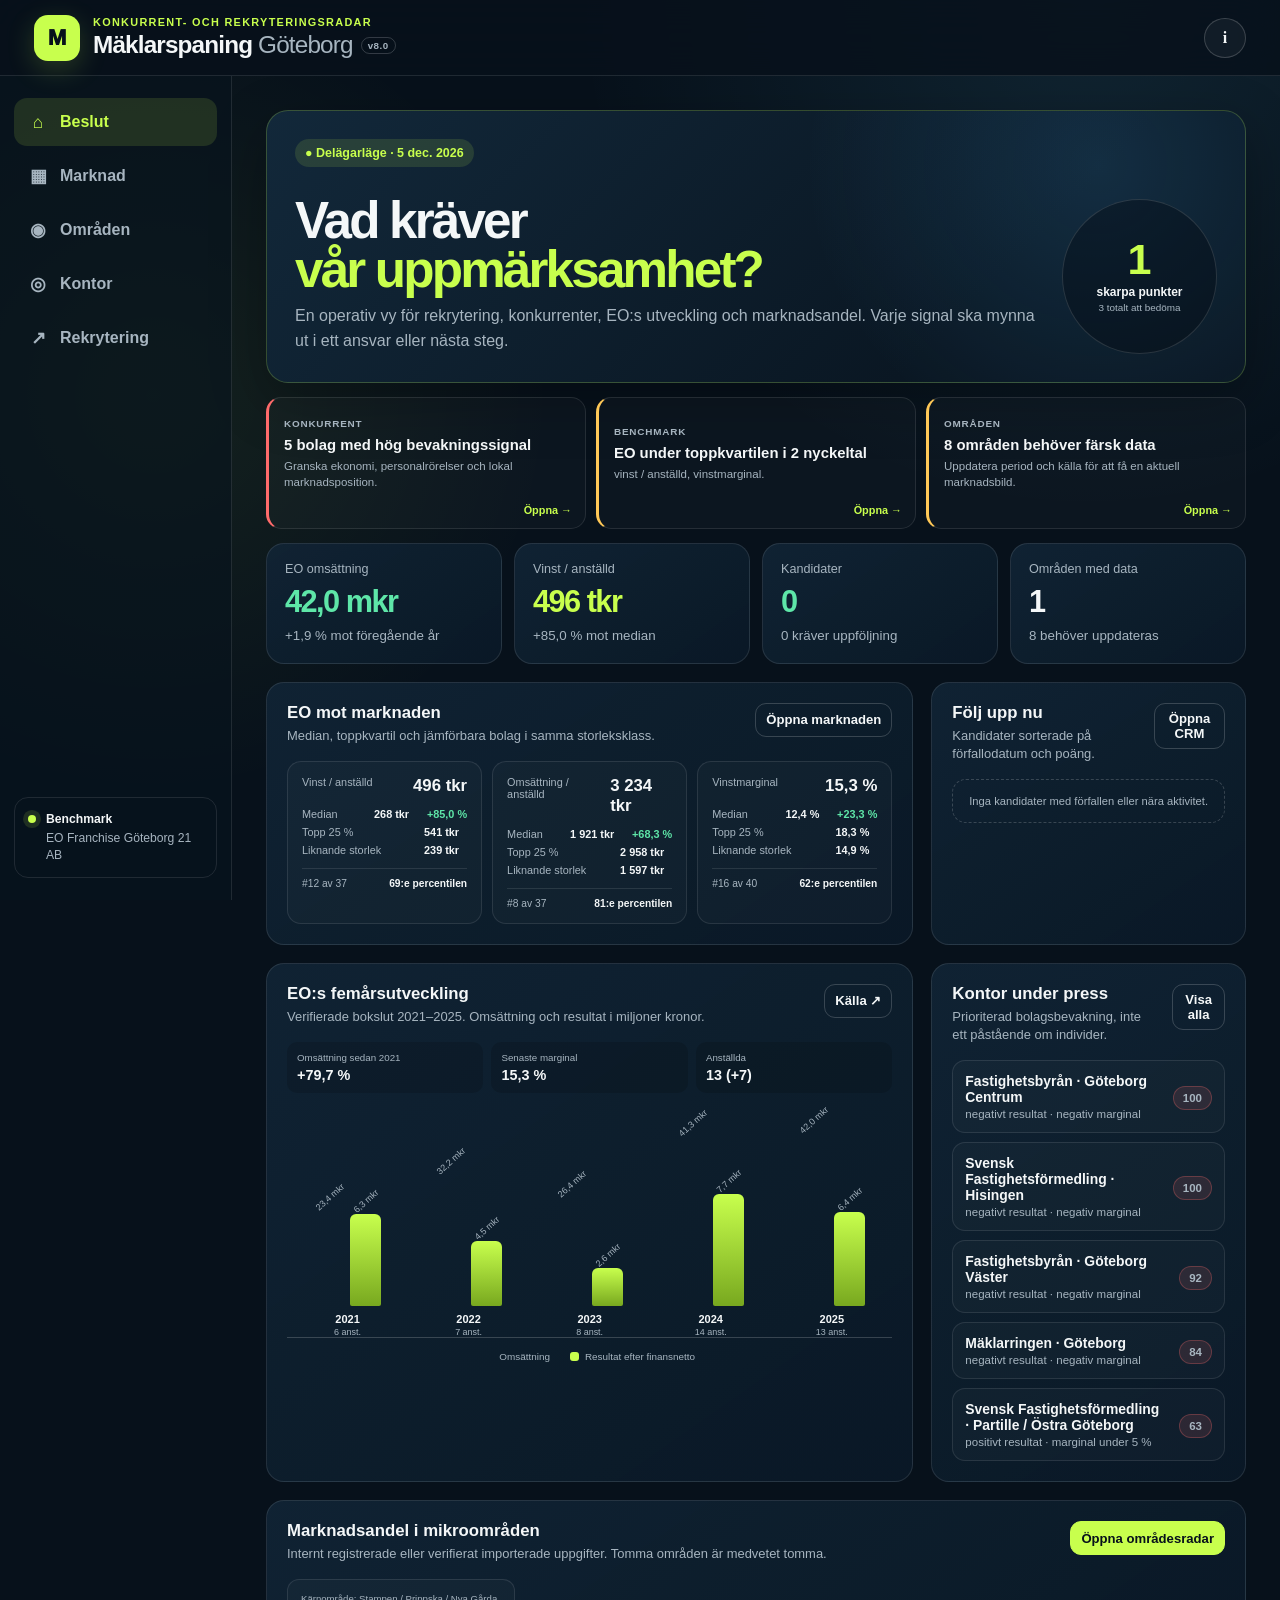
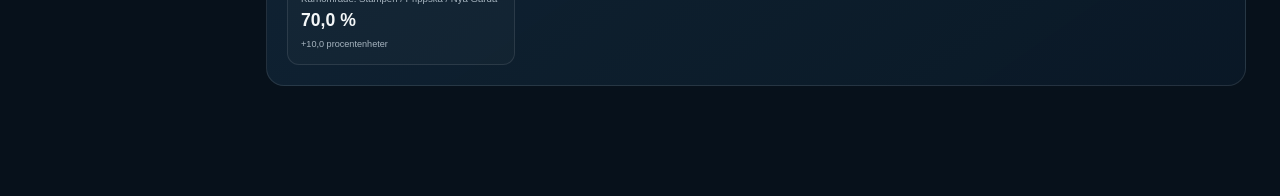
<file: site/index.html>
<!doctype html>
<html lang="sv">
<head>
  <meta charset="utf-8">
  <meta name="viewport" content="width=device-width, initial-scale=1, viewport-fit=cover">
  <meta name="app-version" content="8.0">
  <meta name="theme-color" content="#0b1724">
  <meta name="description" content="Professionell bolags- och rekryteringsspaning för mäklarfirmor i Göteborg, med EO Franchise Göteborg 21 AB som benchmark.">
  <meta name="apple-mobile-web-app-capable" content="yes">
  <meta name="apple-mobile-web-app-status-bar-style" content="black-translucent">
  <meta name="apple-mobile-web-app-title" content="Mäklarspaning">
  <link rel="manifest" href="manifest.webmanifest?v=8.0">
  <link rel="icon" href="favicon.svg" type="image/svg+xml">
  <link rel="apple-touch-icon" href="icons/icon-192.png">
  <link rel="stylesheet" href="styles.css?v=8.0">
  <title>Mäklarspaning Göteborg</title>
</head>
<body>
  <a class="skip-link" href="#main">Hoppa till innehåll</a>
  <div id="offlineBanner" class="offline-banner" hidden>Offline-läge – sparad data visas.</div>

  <header class="topbar">
    <div class="brand-lockup">
      <div class="brand-mark" aria-hidden="true">M</div>
      <div>
        <p class="eyebrow">Konkurrent- och rekryteringsradar</p>
        <div class="title-line"><h1>Mäklarspaning <span>Göteborg</span></h1><span class="version-badge">v8.0</span></div>
      </div>
    </div>
    <div class="top-actions">
      <button id="installButton" class="button button-accent" hidden>Installera app</button>
      <button id="openMethod" class="icon-button" aria-label="Datakvalitet och metod" title="Datakvalitet och metod">i</button>
    </div>
  </header>

  <div class="app-shell">
    <aside class="sidebar" aria-label="Huvudnavigation">
      <nav id="desktopNav" class="nav-list"></nav>
      <div class="sidebar-note">
        <span class="status-dot"></span>
        <div>
          <strong>Benchmark</strong>
          <span>EO Franchise Göteborg 21 AB</span>
        </div>
      </div>
    </aside>

    <main id="main" class="main-content" tabindex="-1">
      <div id="appLoading" class="loading-state">
        <div class="loader"></div>
        <p>Läser in marknadsbilden…</p>
      </div>
      <div id="appError" class="error-state" hidden></div>
      <div id="viewRoot" hidden></div>
    </main>
  </div>

  <nav id="mobileNav" class="mobile-nav" aria-label="Huvudnavigation"></nav>

  <div id="compareDock" class="compare-dock" hidden>
    <div>
      <strong id="compareCount">0 bolag valda</strong>
      <span>Jämför mot EO Göteborg 21</span>
    </div>
    <div class="compare-dock-actions">
      <button id="clearCompare" class="button button-ghost">Rensa</button>
      <button id="openCompare" class="button button-accent">Jämför</button>
    </div>
  </div>

  <dialog id="detailDialog" class="dialog dialog-wide">
    <button class="dialog-close" data-close-dialog aria-label="Stäng">×</button>
    <div id="detailDialogContent"></div>
  </dialog>

  <dialog id="methodDialog" class="dialog dialog-wide">
    <button class="dialog-close" data-close-dialog aria-label="Stäng">×</button>
    <div id="methodDialogContent"></div>
  </dialog>

  <div id="toast" class="toast" role="status" aria-live="polite"></div>

  <noscript>Appen kräver JavaScript för filtrering, jämförelser och lokal rekryteringspipeline.</noscript>
  <script src="app.js?v=8.0" defer></script>
</body>
</html>
</file>
<file: site/styles.css>
:root {
  color-scheme: dark;
  --bg: #07111b;
  --panel: #0d1c2a;
  --panel-2: #122435;
  --panel-3: #172c3f;
  --line: rgba(255,255,255,.10);
  --line-strong: rgba(255,255,255,.18);
  --text: #f4f7f8;
  --muted: #a7b5c0;
  --accent: #c8ff4d;
  --accent-soft: rgba(200,255,77,.12);
  --accent-2: #65d6ff;
  --danger: #ff6b6b;
  --warning: #ffc857;
  --success: #5ee6a8;
  --shadow: 0 18px 55px rgba(0,0,0,.28);
  --radius: 18px;
  --radius-sm: 12px;
  --safe-bottom: env(safe-area-inset-bottom, 0px);
}

* { box-sizing: border-box; }
[hidden] { display: none !important; }
html { scroll-behavior: smooth; }
body {
  margin: 0;
  min-height: 100vh;
  background:
    radial-gradient(circle at 85% 0%, rgba(101,214,255,.10), transparent 32rem),
    radial-gradient(circle at 12% 22%, rgba(200,255,77,.07), transparent 25rem),
    var(--bg);
  color: var(--text);
  font-family: Inter, ui-sans-serif, -apple-system, BlinkMacSystemFont, "Segoe UI", sans-serif;
  -webkit-font-smoothing: antialiased;
}
button, input, select, textarea { font: inherit; }
a { color: inherit; }
button { cursor: pointer; }

.skip-link {
  position: fixed;
  left: 16px;
  top: -100px;
  z-index: 1000;
  background: var(--accent);
  color: #07111b;
  padding: 10px 14px;
  border-radius: 10px;
  font-weight: 800;
}
.skip-link:focus { top: 16px; }

.offline-banner {
  position: sticky;
  top: 0;
  z-index: 60;
  padding: 8px 16px;
  text-align: center;
  color: #1b1605;
  background: var(--warning);
  font-weight: 800;
  font-size: .86rem;
}

.topbar {
  position: sticky;
  top: 0;
  z-index: 50;
  min-height: 76px;
  padding: 13px clamp(16px, 3vw, 34px);
  display: flex;
  align-items: center;
  justify-content: space-between;
  gap: 18px;
  background: rgba(7,17,27,.86);
  border-bottom: 1px solid var(--line);
  backdrop-filter: blur(22px);
  -webkit-backdrop-filter: blur(22px);
}
.brand-lockup { display: flex; align-items: center; gap: 13px; min-width: 0; }
.brand-mark {
  width: 46px; height: 46px; flex: 0 0 auto;
  display: grid; place-items: center;
  color: #07111b; background: var(--accent);
  border-radius: 14px; font-size: 1.4rem; font-weight: 950;
  box-shadow: 0 8px 28px rgba(200,255,77,.18);
}
.eyebrow {
  margin: 0 0 3px;
  color: var(--accent);
  text-transform: uppercase;
  letter-spacing: .12em;
  font-size: .68rem;
  font-weight: 900;
}
h1 { margin: 0; font-size: clamp(1.12rem, 2vw, 1.52rem); letter-spacing: -.035em; white-space: nowrap; overflow: hidden; text-overflow: ellipsis; }
h1 span { color: var(--muted); font-weight: 500; }
.top-actions { display: flex; align-items: center; gap: 9px; }

.app-shell { display: grid; grid-template-columns: 232px minmax(0,1fr); min-height: calc(100vh - 76px); }
.sidebar {
  position: sticky; top: 76px; align-self: start;
  height: calc(100vh - 76px);
  padding: 22px 14px;
  border-right: 1px solid var(--line);
  background: rgba(8,19,30,.58);
  display: flex; flex-direction: column; justify-content: space-between;
}
.nav-list { display: grid; gap: 6px; }
.nav-button {
  width: 100%; border: 0; background: transparent; color: var(--muted);
  min-height: 48px; padding: 11px 13px;
  display: flex; align-items: center; gap: 11px;
  border-radius: 13px; text-align: left; font-weight: 750;
  transition: .18s ease;
}
.nav-button:hover { background: rgba(255,255,255,.055); color: var(--text); }
.nav-button.active { background: var(--accent-soft); color: var(--accent); }
.nav-icon { width: 22px; text-align: center; font-size: 1.1rem; }
.sidebar-note {
  display: flex; gap: 10px; align-items: flex-start;
  padding: 13px; border: 1px solid var(--line); border-radius: 14px;
  color: var(--muted); font-size: .76rem; line-height: 1.4;
}
.sidebar-note strong { color: var(--text); display: block; margin-bottom: 2px; }
.status-dot { width: 8px; height: 8px; flex: 0 0 auto; margin-top: 4px; border-radius: 50%; background: var(--accent); box-shadow: 0 0 0 5px var(--accent-soft); }

.main-content { min-width: 0; padding: clamp(18px, 3vw, 34px); padding-bottom: 110px; }
.view { animation: fadeIn .22s ease; }
@keyframes fadeIn { from { opacity: 0; transform: translateY(4px); } to { opacity: 1; transform: none; } }

.view-header { display: flex; justify-content: space-between; align-items: flex-end; gap: 20px; margin-bottom: 22px; }
.view-header h2 { margin: 0 0 5px; font-size: clamp(1.65rem, 3vw, 2.45rem); letter-spacing: -.05em; }
.view-header p { margin: 0; color: var(--muted); max-width: 780px; line-height: 1.55; }
.view-actions { display: flex; flex-wrap: wrap; gap: 8px; }

.button, .icon-button {
  border: 1px solid var(--line-strong);
  border-radius: 11px;
  min-height: 40px;
  padding: 9px 13px;
  display: inline-flex; align-items: center; justify-content: center; gap: 7px;
  color: var(--text); background: rgba(255,255,255,.045);
  font-weight: 800; text-decoration: none;
  transition: transform .15s ease, background .15s ease, border-color .15s ease;
}
.button:hover, .icon-button:hover { transform: translateY(-1px); background: rgba(255,255,255,.075); border-color: rgba(255,255,255,.3); }
.button-accent { background: var(--accent); color: #07111b; border-color: var(--accent); }
.button-accent:hover { background: #d7ff78; }
.button-ghost { background: transparent; }
.button-danger { color: #ffd0d0; border-color: rgba(255,107,107,.45); }
.button-small { min-height: 34px; padding: 7px 10px; font-size: .82rem; }
.icon-button { width: 42px; padding: 0; border-radius: 50%; font-family: Georgia, serif; font-weight: 900; }

.hero-grid { display: grid; grid-template-columns: minmax(0,1.4fr) minmax(310px,.6fr); gap: 18px; margin-bottom: 18px; }
.hero-card, .panel, .metric-card, .company-card, .office-card, .workforce-card, .pipeline-card {
  border: 1px solid var(--line);
  background: linear-gradient(145deg, rgba(17,36,53,.92), rgba(10,25,39,.95));
  border-radius: var(--radius);
  box-shadow: var(--shadow);
}
.hero-card { padding: clamp(22px, 4vw, 38px); overflow: hidden; position: relative; }
.hero-card::after {
  content: "EO"; position: absolute; right: -18px; bottom: -45px;
  font-size: 11rem; line-height: 1; font-weight: 950; color: rgba(255,255,255,.025); letter-spacing: -.1em;
}
.hero-label { display: inline-flex; align-items: center; gap: 7px; margin-bottom: 22px; padding: 7px 10px; border-radius: 999px; background: var(--accent-soft); color: var(--accent); font-weight: 850; font-size: .78rem; }
.hero-card h2 { margin: 0 0 10px; font-size: clamp(2rem, 4.5vw, 4.1rem); line-height: .98; letter-spacing: -.065em; max-width: 850px; }
.hero-card h2 span { display: block; color: var(--accent); }
.hero-card > p { margin: 0; color: var(--muted); max-width: 700px; line-height: 1.6; }
.hero-metrics { position: relative; z-index: 1; margin-top: 28px; display: grid; grid-template-columns: repeat(3, minmax(0,1fr)); gap: 10px; }
.hero-metric { padding: 13px; border-radius: 13px; background: rgba(3,11,18,.42); border: 1px solid var(--line); }
.hero-metric span { color: var(--muted); display: block; font-size: .75rem; margin-bottom: 5px; }
.hero-metric strong { font-size: clamp(1rem,2.3vw,1.45rem); letter-spacing: -.035em; }

.score-card { padding: 22px; display: flex; flex-direction: column; justify-content: space-between; min-height: 100%; }
.score-card h3 { margin: 0 0 7px; font-size: 1.1rem; }
.score-card p { margin: 0; color: var(--muted); line-height: 1.5; font-size: .87rem; }
.score-ring {
  width: 152px; height: 152px; margin: 18px auto;
  border-radius: 50%; display: grid; place-items: center;
  background: conic-gradient(var(--accent) var(--score), rgba(255,255,255,.07) 0);
  position: relative;
}
.score-ring::before { content:""; position:absolute; inset:12px; border-radius:50%; background: #0d1c2a; }
.score-ring div { position: relative; text-align:center; }
.score-ring strong { display:block; font-size:2.25rem; letter-spacing:-.06em; }
.score-ring span { color:var(--muted); font-size:.72rem; }

.metric-grid { display: grid; grid-template-columns: repeat(4,minmax(0,1fr)); gap: 12px; margin-bottom: 18px; }
.metric-card { padding: 18px; box-shadow: none; }
.metric-card .metric-label { color: var(--muted); font-size: .79rem; display: block; margin-bottom: 8px; }
.metric-card strong { display: block; font-size: clamp(1.25rem,2.4vw,1.95rem); letter-spacing: -.05em; }
.metric-card small { display: block; color: var(--muted); margin-top: 7px; line-height: 1.35; }
.metric-card.positive strong { color: var(--success); }
.metric-card.negative strong { color: var(--danger); }
.metric-card.accent strong { color: var(--accent); }

.dashboard-grid { display: grid; grid-template-columns: repeat(12,minmax(0,1fr)); gap: 18px; }
.panel { padding: 20px; box-shadow: none; }
.panel-full { grid-column: 1/-1; }
.panel-wide { grid-column: span 8; }
.panel-narrow { grid-column: span 4; }
.panel-header { display: flex; justify-content: space-between; align-items: flex-start; gap: 16px; margin-bottom: 16px; }
.panel-header h3 { margin: 0 0 4px; font-size: 1.05rem; }
.panel-header p { margin: 0; color: var(--muted); font-size: .81rem; line-height: 1.4; }

.rank-list { display: grid; gap: 8px; }
.rank-row { display: grid; grid-template-columns: 28px minmax(120px,1fr) minmax(100px,1.2fr) auto; gap: 10px; align-items: center; padding: 9px 0; border-bottom: 1px solid var(--line); }
.rank-row:last-child { border-bottom: 0; }
.rank-number { color: var(--muted); font-size: .77rem; font-weight: 900; }
.rank-name { min-width:0; }
.rank-name strong, .rank-name span { display:block; white-space:nowrap; overflow:hidden; text-overflow:ellipsis; }
.rank-name strong { font-size:.87rem; }
.rank-name span { color:var(--muted); font-size:.7rem; margin-top:2px; }
.bar-track { height: 8px; border-radius:999px; background:rgba(255,255,255,.055); overflow:hidden; }
.bar-fill { height:100%; width:var(--w); border-radius:inherit; background:linear-gradient(90deg,var(--accent-2),var(--accent)); }
.rank-value { font-size:.82rem; font-weight:900; white-space:nowrap; }

.signal-list { display:grid; gap:9px; }
.signal-item { display:flex; justify-content:space-between; align-items:center; gap:14px; padding:12px; background:rgba(255,255,255,.025); border:1px solid var(--line); border-radius:13px; }
.signal-item strong { display:block; font-size:.87rem; }
.signal-item span { color:var(--muted); font-size:.72rem; display:block; margin-top:3px; }
.signal-badge, .badge {
  display:inline-flex; align-items:center; justify-content:center; white-space:nowrap;
  border-radius:999px; padding:5px 9px; font-size:.7rem; font-weight:900;
  border:1px solid var(--line);
}
.badge-high { background:rgba(255,107,107,.12); color:#ffabab; border-color:rgba(255,107,107,.28); }
.badge-medium { background:rgba(255,200,87,.11); color:#ffd77c; border-color:rgba(255,200,87,.26); }
.badge-low { background:rgba(94,230,168,.1); color:#8ff0c3; border-color:rgba(94,230,168,.24); }
.badge-accent { background:var(--accent-soft); color:var(--accent); border-color:rgba(200,255,77,.25); }
.badge-muted { color:var(--muted); }
.badge-blue { color:#a9e9ff; background:rgba(101,214,255,.1); border-color:rgba(101,214,255,.25); }

.filter-bar { display:flex; flex-wrap:wrap; gap:9px; align-items:center; margin-bottom:15px; padding:12px; background:rgba(255,255,255,.025); border:1px solid var(--line); border-radius:15px; }
.field { min-width:150px; flex: 1 1 165px; }
.field-search { flex: 2 1 260px; }
.field label { position:absolute; width:1px; height:1px; overflow:hidden; clip:rect(0 0 0 0); }
input, select, textarea {
  width:100%; color:var(--text); background:#0a1825; border:1px solid var(--line-strong); border-radius:10px; outline:none;
}
input, select { height:42px; padding:0 11px; }
textarea { min-height:92px; padding:10px 11px; resize:vertical; }
input:focus, select:focus, textarea:focus { border-color:var(--accent); box-shadow:0 0 0 3px var(--accent-soft); }
.checkbox-field { flex: 0 0 auto; display:flex; align-items:center; gap:8px; color:var(--muted); font-size:.8rem; }
.checkbox-field input { width:18px; height:18px; accent-color:var(--accent); }
.results-meta { display:flex; justify-content:space-between; align-items:center; gap:12px; color:var(--muted); font-size:.8rem; margin:10px 2px 14px; }

.company-table-wrap { border:1px solid var(--line); border-radius:16px; overflow:auto; background:rgba(8,20,31,.72); }
table { width:100%; border-collapse:collapse; min-width:1040px; }
th, td { padding:13px 12px; text-align:right; border-bottom:1px solid var(--line); font-size:.8rem; }
th { position:sticky; top:0; z-index:2; background:#102233; color:var(--muted); text-transform:uppercase; letter-spacing:.04em; font-size:.66rem; }
th:first-child, td:first-child, th:nth-child(2), td:nth-child(2) { text-align:left; }
tbody tr { transition:background .15s ease; }
tbody tr:hover { background:rgba(255,255,255,.035); }
tbody tr.benchmark-row { background:rgba(200,255,77,.055); }
.company-name-cell { max-width:260px; }
.company-name-cell strong { display:block; color:var(--text); font-size:.84rem; }
.company-name-cell span { display:block; color:var(--muted); font-size:.69rem; margin-top:3px; }
.table-actions { display:flex; gap:6px; justify-content:flex-end; }
.table-link { border:0; background:transparent; color:var(--accent-2); font-weight:800; padding:4px; }
.table-negative { color:#ff9d9d; }
.table-positive { color:#89efc0; }

.company-cards { display:none; gap:11px; }
.company-card { padding:15px; box-shadow:none; }
.company-card.benchmark { border-color:rgba(200,255,77,.35); background:linear-gradient(145deg,rgba(200,255,77,.08),rgba(10,25,39,.95)); }
.company-card-header { display:flex; justify-content:space-between; gap:12px; align-items:flex-start; }
.company-card h3 { margin:0 0 3px; font-size:.98rem; }
.company-card .subtle { color:var(--muted); font-size:.7rem; }
.company-card-metrics { display:grid; grid-template-columns:repeat(2,minmax(0,1fr)); gap:8px; margin:13px 0; }
.mini-metric { padding:9px; border-radius:10px; background:rgba(0,0,0,.16); }
.mini-metric span { display:block; color:var(--muted); font-size:.66rem; margin-bottom:3px; }
.mini-metric strong { font-size:.9rem; }
.company-data-status { display:flex; justify-content:space-between; align-items:center; gap:10px; margin:-2px 0 12px; color:var(--muted); font-size:.65rem; }
.coverage-label { display:inline-flex; align-items:center; gap:4px; white-space:nowrap; padding:4px 7px; border:1px solid var(--line); border-radius:999px; color:var(--muted); font-size:.62rem; }
.coverage-label strong { color:var(--text); }
.coverage-label.history { color:#a8d9ff; border-color:rgba(73,183,255,.35); background:rgba(73,183,255,.07); }
.coverage-label.complete { color:#bdf2d4; border-color:rgba(102,214,156,.38); background:rgba(102,214,156,.07); }
.coverage-label.basic { color:#e5d6af; border-color:rgba(255,200,87,.3); background:rgba(255,200,87,.05); }
.card-actions { display:flex; flex-wrap:wrap; gap:7px; }

.compare-grid { display:grid; grid-template-columns:repeat(auto-fit,minmax(245px,1fr)); gap:12px; }
.compare-card { padding:17px; border:1px solid var(--line); border-radius:15px; background:rgba(255,255,255,.025); }
.compare-card.benchmark { border-color:rgba(200,255,77,.4); background:var(--accent-soft); }
.compare-card h4 { margin:0 0 4px; }
.compare-card > p { margin:0 0 15px; color:var(--muted); font-size:.75rem; }
.compare-metric { margin-top:12px; }
.compare-metric-head { display:flex; justify-content:space-between; gap:10px; font-size:.75rem; margin-bottom:5px; }
.compare-metric-head span { color:var(--muted); }
.compare-delta { font-size:.68rem; margin-top:3px; color:var(--muted); }

.office-layout { display:grid; grid-template-columns:minmax(0,1fr) 360px; gap:18px; align-items:start; }
.office-list { display:grid; gap:10px; }
.office-card { padding:16px; box-shadow:none; display:grid; grid-template-columns:minmax(0,1.4fr) minmax(180px,.7fr) auto; gap:16px; align-items:center; }
.office-card h3 { margin:0 0 4px; font-size:.95rem; }
.office-card p { margin:0; color:var(--muted); font-size:.73rem; line-height:1.4; }
.office-links { display:flex; flex-wrap:wrap; gap:7px; justify-content:flex-end; }
.confidence { display:flex; align-items:center; gap:7px; color:var(--muted); font-size:.72rem; }
.confidence i { display:block; width:8px; height:8px; border-radius:50%; background:var(--warning); }
.confidence.high i { background:var(--success); }
.confidence.low i { background:var(--danger); }

.workforce-column { position:sticky; top:96px; display:grid; gap:10px; }
.workforce-card { padding:17px; box-shadow:none; }
.workforce-card h3 { margin:0 0 3px; }
.workforce-stats { display:grid; grid-template-columns:repeat(3,1fr); gap:7px; margin:12px 0; }
.workforce-stat { padding:8px; background:rgba(0,0,0,.15); border-radius:9px; text-align:center; }
.workforce-stat strong { display:block; font-size:.95rem; }
.workforce-stat span { color:var(--muted); font-size:.62rem; }
.people-list { display:flex; flex-wrap:wrap; gap:6px; margin:12px 0; }
.person-chip { border:1px solid var(--line); background:rgba(255,255,255,.035); border-radius:999px; color:var(--text); padding:6px 9px; font-size:.7rem; }
.person-chip:hover { border-color:var(--accent); }
.disclaimer { padding:12px; border-left:3px solid var(--warning); background:rgba(255,200,87,.055); color:#e6d8b9; font-size:.76rem; line-height:1.5; border-radius:0 10px 10px 0; }

.radar-layout { display:grid; grid-template-columns:minmax(0,1.1fr) minmax(340px,.9fr); gap:18px; }
.radar-table { display:grid; gap:9px; }
.radar-row { display:grid; grid-template-columns:minmax(0,1fr) 160px 70px auto; gap:12px; align-items:center; padding:13px; border:1px solid var(--line); border-radius:13px; background:rgba(255,255,255,.025); }
.radar-row h4 { margin:0 0 3px; font-size:.86rem; }
.radar-row p { margin:0; color:var(--muted); font-size:.69rem; }
.radar-score-track { height:9px; border-radius:999px; background:rgba(255,255,255,.06); overflow:hidden; }
.radar-score-fill { height:100%; width:var(--w); background:linear-gradient(90deg,var(--success),var(--warning),var(--danger)); border-radius:inherit; }
.radar-score { font-weight:950; text-align:right; }
.pipeline-panel { position:sticky; top:96px; }
.pipeline-list { display:grid; gap:8px; max-height:560px; overflow:auto; padding-right:3px; }
.pipeline-card { padding:13px; box-shadow:none; }
.pipeline-card-header { display:flex; justify-content:space-between; gap:10px; }
.pipeline-card h4 { margin:0 0 2px; font-size:.87rem; }
.pipeline-card p { color:var(--muted); margin:0; font-size:.68rem; }
.pipeline-notes { margin:9px 0; color:#d5dde2; font-size:.73rem; white-space:pre-wrap; line-height:1.45; }
.pipeline-actions { display:flex; gap:6px; flex-wrap:wrap; }
.empty-state { padding:28px 14px; text-align:center; color:var(--muted); border:1px dashed var(--line-strong); border-radius:14px; }
.form-grid { display:grid; grid-template-columns:repeat(2,minmax(0,1fr)); gap:9px; }
.form-grid .full { grid-column:1/-1; }
.form-actions { display:flex; gap:8px; justify-content:flex-end; margin-top:10px; }

.additional-grid { display:grid; grid-template-columns:repeat(auto-fit,minmax(220px,1fr)); gap:10px; }
.additional-card { border:1px solid var(--line); border-radius:13px; padding:14px; background:rgba(255,255,255,.025); }
.additional-card h4 { margin:0 0 5px; }
.additional-card p { margin:0 0 11px; color:var(--muted); font-size:.75rem; line-height:1.45; }

.compare-dock {
  position:fixed; z-index:70; left:50%; bottom:22px; transform:translateX(-50%);
  width:min(700px,calc(100vw - 34px));
  display:flex; justify-content:space-between; align-items:center; gap:14px;
  padding:11px 12px 11px 16px;
  background:rgba(13,28,42,.96); border:1px solid rgba(200,255,77,.35); border-radius:16px; box-shadow:0 20px 70px rgba(0,0,0,.55); backdrop-filter:blur(20px);
}
.compare-dock strong { display:block; font-size:.86rem; }
.compare-dock span { display:block; color:var(--muted); font-size:.69rem; margin-top:2px; }
.compare-dock-actions { display:flex; gap:7px; }

.mobile-nav { display:none; }

.dialog {
  width:min(760px,calc(100vw - 24px)); max-height:min(86vh,920px); overflow:auto;
  color:var(--text); background:#0b1a28; border:1px solid var(--line-strong); border-radius:20px; padding:24px;
  box-shadow:0 30px 100px rgba(0,0,0,.7);
}
.dialog::backdrop { background:rgba(2,8,13,.75); backdrop-filter:blur(5px); }
.dialog-wide { width:min(980px,calc(100vw - 24px)); }
.dialog-close { position:sticky; float:right; top:0; z-index:3; width:38px; height:38px; border:1px solid var(--line); border-radius:50%; color:var(--text); background:#132637; font-size:1.5rem; line-height:1; }
.dialog h2 { margin:4px 50px 7px 0; font-size:1.65rem; letter-spacing:-.04em; }
.dialog .lead { margin:0 0 20px; color:var(--muted); line-height:1.55; }
.detail-metrics { display:grid; grid-template-columns:repeat(3,minmax(0,1fr)); gap:9px; margin:18px 0; }
.detail-section { margin-top:20px; padding-top:18px; border-top:1px solid var(--line); }
.detail-section h3 { margin:0 0 8px; }
.detail-section p, .detail-section li { color:var(--muted); line-height:1.55; font-size:.84rem; }
.detail-badges { display:flex; align-items:center; flex-wrap:wrap; gap:7px; }
.detail-section-head { display:flex; align-items:flex-start; justify-content:space-between; gap:12px; }
.detail-section-head h3 { margin-bottom:3px; }
.detail-section-head p { margin:0; }
.financial-tabs { position:sticky; top:-24px; z-index:2; display:flex; gap:4px; margin:20px -24px 0; padding:12px 24px; overflow-x:auto; background:rgba(11,26,40,.97); border-top:1px solid var(--line); border-bottom:1px solid var(--line); backdrop-filter:blur(16px); }
.financial-tabs button { flex:0 0 auto; padding:9px 12px; color:var(--muted); border:1px solid transparent; border-radius:10px; background:transparent; font-size:.75rem; font-weight:800; }
.financial-tabs button:hover { color:var(--text); background:rgba(255,255,255,.04); }
.financial-tabs button.active { color:#07111b; background:var(--accent); border-color:var(--accent); }
.financial-tab-panel { min-height:330px; padding-top:18px; }
.financial-tab-intro { display:flex; align-items:flex-end; justify-content:space-between; gap:18px; margin-bottom:14px; }
.financial-tab-intro h3 { margin:0; font-size:1.08rem; }
.financial-tab-intro p { max-width:650px; margin:0; color:var(--muted); font-size:.77rem; line-height:1.45; }
.financial-insight-grid { display:grid; grid-template-columns:repeat(3,minmax(0,1fr)); gap:9px; margin-top:12px; }
.financial-insight { padding:14px; border:1px solid var(--line); border-radius:13px; background:rgba(255,255,255,.025); }
.financial-insight span { display:block; color:var(--muted); font-size:.65rem; }
.financial-insight strong { display:block; margin:5px 0; font-size:1.13rem; }
.financial-insight p { margin:0; color:var(--muted); font-size:.64rem; }
.financial-insight.positive strong { color:var(--success); }
.financial-insight.negative strong { color:var(--danger); }
.financial-table-wrap { overflow:auto; border:1px solid var(--line); border-radius:14px; background:rgba(0,0,0,.12); }
.financial-table { min-width:720px; }
.financial-table th, .financial-table td { min-width:120px; padding:11px 12px; font-size:.75rem; }
.financial-table thead th { text-align:right; }
.financial-table thead th:first-child { left:0; z-index:3; min-width:245px; text-align:left; }
.financial-table tbody th { position:sticky; left:0; z-index:1; min-width:245px; color:var(--muted); text-align:left; background:#0d1d2b; font-weight:650; }
.financial-table tr.emphasis th, .financial-table tr.emphasis td { color:var(--text); background:rgba(200,255,77,.045); font-weight:850; }
.financial-cost-grid { display:grid; grid-template-columns:repeat(4,minmax(0,1fr)); gap:9px; margin-bottom:13px; }
.financial-cost-grid article { padding:13px; border:1px solid var(--line); border-radius:12px; background:rgba(255,255,255,.025); }
.financial-cost-grid span, .financial-cost-grid small { display:block; color:var(--muted); font-size:.62rem; }
.financial-cost-grid strong { display:block; margin:5px 0; font-size:.96rem; }
.data-warning, .data-success { display:flex; align-items:center; gap:10px; margin:0 0 13px; padding:11px 13px; border-radius:11px; font-size:.72rem; line-height:1.4; }
.data-warning { border:1px solid rgba(255,200,87,.27); background:rgba(255,200,87,.06); }
.data-warning strong { color:var(--warning); }
.data-success { border:1px solid rgba(102,214,156,.27); background:rgba(102,214,156,.06); }
.data-success strong { color:var(--success); }
.data-warning span, .data-success span { color:var(--muted); }
.coverage-panel { display:grid; grid-template-columns:auto minmax(0,1fr); gap:16px; align-items:center; padding:16px; border:1px solid var(--line); border-radius:14px; background:rgba(255,255,255,.025); }
.coverage-panel h4 { margin:0 0 5px; }
.coverage-panel p { margin:0; color:var(--muted); font-size:.75rem; line-height:1.45; }
.coverage-ring { width:84px; height:84px; display:grid; place-content:center; text-align:center; border-radius:50%; background:radial-gradient(circle at center,#0b1a28 57%,transparent 59%),conic-gradient(var(--accent) var(--coverage),rgba(255,255,255,.07) 0); }
.coverage-ring strong { display:block; font-size:1rem; }
.coverage-ring span { color:var(--muted); font-size:.52rem; }
.source-list { display:grid; gap:8px; margin-top:13px; }
.source-list article { display:flex; align-items:center; justify-content:space-between; gap:12px; padding:11px 12px; border:1px solid var(--line); border-radius:11px; background:rgba(255,255,255,.02); }
.source-list strong, .source-list span { display:block; }
.source-list strong { font-size:.75rem; }
.source-list span { margin-top:3px; color:var(--muted); font-size:.63rem; }
.source-list small { display:block; margin-top:3px; color:#718595; font-size:.55rem; overflow-wrap:anywhere; }
.method-list { display:grid; gap:10px; }
.method-item { padding:14px; border:1px solid var(--line); border-radius:13px; background:rgba(255,255,255,.025); }
.method-item strong { display:block; margin-bottom:5px; }
.method-item p { margin:0; color:var(--muted); font-size:.8rem; line-height:1.5; }

.toast { position:fixed; z-index:100; left:50%; bottom:95px; transform:translate(-50%,20px); padding:10px 14px; color:#081018; background:var(--accent); border-radius:10px; font-weight:850; font-size:.8rem; opacity:0; pointer-events:none; transition:.2s ease; box-shadow:var(--shadow); }
.toast.show { opacity:1; transform:translate(-50%,0); }
.loading-state, .error-state { min-height:55vh; display:grid; place-items:center; align-content:center; gap:14px; color:var(--muted); text-align:center; }
.loader { width:34px; height:34px; border-radius:50%; border:3px solid rgba(255,255,255,.08); border-top-color:var(--accent); animation:spin .8s linear infinite; }
@keyframes spin { to { transform:rotate(360deg); } }

@media (max-width: 1100px) {
  .metric-grid { grid-template-columns:repeat(2,minmax(0,1fr)); }
  .panel, .panel-wide, .panel-narrow { grid-column:1/-1; }
  .office-layout, .radar-layout { grid-template-columns:1fr; }
  .workforce-column, .pipeline-panel { position:static; }
}

@media (max-width: 800px) {
  .topbar { min-height:68px; padding:10px 14px; }
  .brand-mark { width:42px; height:42px; border-radius:12px; }
  .eyebrow { font-size:.57rem; }
  h1 { font-size:1.05rem; }
  .app-shell { display:block; min-height:calc(100vh - 68px); }
  .sidebar { display:none; }
  .main-content { padding:18px 13px calc(102px + var(--safe-bottom)); }
  .mobile-nav {
    position:fixed; display:grid; grid-template-columns:repeat(5,1fr); z-index:65;
    left:0; right:0; bottom:0; padding:8px 6px calc(7px + var(--safe-bottom));
    background:rgba(7,17,27,.96); border-top:1px solid var(--line); backdrop-filter:blur(22px);
  }
  .mobile-nav .nav-button { min-height:51px; padding:5px 2px; display:flex; flex-direction:column; justify-content:center; gap:3px; font-size:.6rem; text-align:center; border-radius:10px; }
  .mobile-nav .nav-icon { width:auto; font-size:1rem; }
  .view-header { align-items:flex-start; flex-direction:column; margin-bottom:17px; }
  .view-header h2 { font-size:1.75rem; }
  .view-header p { font-size:.84rem; }
  .hero-grid { grid-template-columns:1fr; }
  .hero-card { padding:22px 18px; }
  .hero-card h2 { font-size:2.35rem; }
  .hero-metrics { grid-template-columns:1fr; }
  .score-card { min-height:auto; }
  .score-ring { width:130px; height:130px; }
  .metric-grid { gap:9px; }
  .metric-card { padding:14px; }
  .dashboard-grid { gap:12px; }
  .panel { padding:16px; }
  .rank-row { grid-template-columns:24px minmax(110px,1fr) 80px; }
  .rank-row .bar-track { display:none; }
  .filter-bar { padding:9px; }
  .field, .field-search { flex:1 1 100%; }
  .company-table-wrap { display:none; }
  .company-cards { display:grid; }
  .office-card { grid-template-columns:1fr; gap:10px; }
  .office-links { justify-content:flex-start; }
  .radar-row { grid-template-columns:minmax(0,1fr) 54px auto; }
  .radar-score-track { display:none; }
  .compare-dock { bottom:calc(76px + var(--safe-bottom)); padding:10px 10px 10px 13px; }
  .compare-dock span { display:none; }
  .detail-metrics { grid-template-columns:repeat(2,minmax(0,1fr)); }
  .form-grid { grid-template-columns:1fr; }
  .form-grid .full { grid-column:auto; }
}

@media (max-width: 450px) {
  .top-actions .button { font-size:0; width:42px; padding:0; }
  .top-actions .button::after { content:"↓"; font-size:1rem; }
  .metric-grid { grid-template-columns:1fr 1fr; }
  .metric-card strong { font-size:1.2rem; }
  .dialog { padding:18px 14px; }
}

@media print {
  .topbar, .sidebar, .mobile-nav, .compare-dock, .button, .icon-button { display:none !important; }
  body { background:white; color:#111; }
  .app-shell { display:block; }
  .main-content { padding:0; }
  .hero-card, .panel, .metric-card, .company-card { box-shadow:none; background:white; color:#111; border-color:#bbb; }
  .muted, p, small { color:#555 !important; }
}

/* Delägarversion v3 */
.decision-hero {
  display:grid; grid-template-columns:minmax(0,1fr) auto; align-items:end; gap:24px;
  padding:28px; margin-bottom:14px; border:1px solid rgba(200,255,77,.22); border-radius:22px;
  background:radial-gradient(circle at 85% 20%,rgba(73,183,255,.14),transparent 34%),linear-gradient(135deg,#12283a,#0a1723 72%);
  box-shadow:var(--shadow);
}
.decision-hero h2 { margin:7px 0 10px; max-width:750px; font-size:clamp(2.1rem,4vw,4rem); line-height:.96; letter-spacing:-.055em; }
.decision-hero h2 span { display:block; color:var(--accent); }
.decision-hero p { max-width:760px; margin:0; color:var(--muted); line-height:1.55; }
.decision-score { width:155px; aspect-ratio:1; border-radius:50%; display:grid; place-content:center; text-align:center; border:1px solid rgba(255,255,255,.13); background:rgba(3,10,16,.38); }
.decision-score strong { font-size:2.7rem; line-height:.9; color:var(--accent); }
.decision-score span { font-size:.75rem; font-weight:850; margin-top:6px; }
.decision-score small { color:var(--muted); font-size:.62rem; margin-top:3px; }

.attention-grid { display:grid; grid-template-columns:repeat(3,minmax(0,1fr)); gap:10px; margin-bottom:14px; }
.attention-card { position:relative; min-height:132px; padding:15px; text-align:left; color:var(--text); border:1px solid var(--line); border-radius:15px; background:rgba(255,255,255,.025); }
.attention-card:hover { transform:translateY(-1px); border-color:var(--line-strong); }
.attention-card.high { border-left:3px solid var(--danger); }
.attention-card.medium { border-left:3px solid var(--warning); }
.attention-card.good { border-left:3px solid var(--success); }
.attention-card > span { display:block; color:var(--muted); font-size:.62rem; font-weight:850; text-transform:uppercase; letter-spacing:.08em; }
.attention-card strong { display:block; margin:8px 0 5px; font-size:.93rem; }
.attention-card p { margin:0 0 17px; color:var(--muted); font-size:.72rem; line-height:1.45; }
.attention-card i { position:absolute; bottom:12px; right:13px; font-style:normal; color:var(--accent); font-size:.68rem; font-weight:850; }

.partner-dashboard { margin-top:14px; }
.benchmark-matrix { display:grid; grid-template-columns:repeat(3,minmax(0,1fr)); gap:10px; }
.benchmark-matrix.compact { grid-template-columns:1fr; }
.benchmark-cell { border:1px solid var(--line); border-radius:14px; padding:14px; background:rgba(255,255,255,.024); }
.benchmark-cell > div:first-child { display:flex; justify-content:space-between; align-items:flex-start; gap:10px; }
.benchmark-cell > div:first-child span { color:var(--muted); font-size:.68rem; }
.benchmark-cell > div:first-child strong { font-size:1.05rem; }
.benchmark-lines { margin-top:12px; display:grid; gap:6px; }
.benchmark-lines p { display:grid; grid-template-columns:minmax(0,1fr) auto auto; gap:8px; margin:0; align-items:center; font-size:.68rem; }
.benchmark-lines p span { color:var(--muted); }
.benchmark-lines p b { font-weight:800; }
.benchmark-lines p em { min-width:50px; text-align:right; font-style:normal; font-weight:850; }
.benchmark-cell footer { display:flex; justify-content:space-between; margin-top:12px; padding-top:9px; border-top:1px solid var(--line); font-size:.64rem; color:var(--muted); }
.benchmark-cell footer strong { color:var(--text); }
.positive { color:var(--success)!important; }
.negative { color:var(--danger)!important; }
.warning { color:var(--warning)!important; }

.focus-list { display:grid; gap:8px; }
.focus-item { display:flex; justify-content:space-between; gap:12px; width:100%; padding:11px; color:var(--text); text-align:left; border:1px solid var(--line); border-radius:11px; background:rgba(255,255,255,.02); }
.focus-item:hover { border-color:var(--accent); }
.focus-item div:first-child { min-width:0; }
.focus-item strong { display:block; font-size:.78rem; }
.focus-item span { display:block; margin-top:3px; color:var(--muted); font-size:.64rem; white-space:nowrap; overflow:hidden; text-overflow:ellipsis; }
.focus-item div:last-child { flex:0 0 auto; text-align:right; }
.focus-item b { display:block; font-size:.68rem; }
.focus-item small { color:var(--muted); font-size:.61rem; }
.empty-state.compact { padding:15px 10px; font-size:.7rem; }

.market-top-grid { display:grid; grid-template-columns:minmax(0,1.35fr) minmax(320px,.65fr); gap:14px; margin-bottom:14px; }
.history-panel { min-width:0; }
.history-wrap { min-width:0; }
.history-summary { display:grid; grid-template-columns:repeat(3,minmax(0,1fr)); gap:8px; margin-bottom:15px; }
.history-summary > div { padding:10px; border-radius:10px; background:rgba(0,0,0,.15); }
.history-summary span { display:block; color:var(--muted); font-size:.61rem; }
.history-summary strong { display:block; margin-top:4px; font-size:.9rem; }
.history-chart { height:230px; display:grid; grid-template-columns:repeat(5,minmax(52px,1fr)); gap:10px; align-items:end; padding:25px 5px 0; border-bottom:1px solid var(--line-strong); }
.history-year { height:100%; display:grid; grid-template-rows:minmax(0,1fr) auto auto; align-items:end; text-align:center; }
.history-bars { height:100%; display:flex; align-items:flex-end; justify-content:center; gap:5px; }
.history-bar { position:relative; width:min(35%,31px); height:var(--h); min-height:8px; border-radius:6px 6px 2px 2px; transition:.2s; }
.history-bar.revenue { background:linear-gradient(180deg,var(--blue),#247eb6); }
.history-bar.profit { background:linear-gradient(180deg,var(--accent),#78a81f); }
.history-bar.profit.negative { background:linear-gradient(180deg,var(--danger),#8b2630); }
.history-bar span { position:absolute; left:50%; top:-18px; transform:translateX(-50%) rotate(-42deg); transform-origin:center; color:var(--muted); font-size:.56rem; white-space:nowrap; }
.history-year > strong { margin-top:7px; font-size:.69rem; }
.history-year > small { color:var(--muted); font-size:.56rem; margin-top:2px; }
.history-legend { display:flex; justify-content:center; gap:20px; margin-top:13px; color:var(--muted); font-size:.62rem; }
.history-legend span { display:flex; align-items:center; gap:6px; }
.history-legend i { width:9px; height:9px; border-radius:3px; }
.history-legend i.revenue { background:var(--blue); }
.history-legend i.profit { background:var(--accent); }

.pressure-panel { margin-bottom:14px; }
.pressure-grid { display:grid; grid-template-columns:repeat(4,minmax(0,1fr)); gap:9px; }
.pressure-card { display:grid; grid-template-columns:auto minmax(0,1fr); gap:10px; align-items:center; padding:11px; color:var(--text); text-align:left; border:1px solid var(--line); border-radius:12px; background:rgba(255,255,255,.022); }
.pressure-card:hover { border-color:var(--accent); }
.pressure-score { width:45px; height:45px; border-radius:50%; display:grid; place-content:center; text-align:center; border:1px solid var(--line-strong); background:rgba(255,255,255,.035); }
.pressure-score strong { font-size:.86rem; }
.pressure-score span { font-size:.48rem; color:var(--muted); }
.pressure-score.hög { border-color:rgba(255,95,109,.55); }
.pressure-score.medel { border-color:rgba(255,200,87,.55); }
.pressure-score.låg { border-color:rgba(102,214,156,.4); }
.pressure-card h4 { margin:0 0 3px; font-size:.73rem; }
.pressure-card p { margin:0; color:var(--muted); font-size:.61rem; line-height:1.35; }
.pressure-card small { display:block; color:#7f929f; font-size:.55rem; margin-top:4px; }

.data-editor { margin-bottom:14px; padding:0; overflow:hidden; }
.data-editor summary { cursor:pointer; display:flex; justify-content:space-between; gap:12px; padding:16px; list-style:none; }
.data-editor summary::-webkit-details-marker { display:none; }
.data-editor summary strong { font-size:.9rem; }
.data-editor summary span { color:var(--muted); font-size:.67rem; }
.data-editor[open] summary { border-bottom:1px solid var(--line); }
.data-editor form { padding:16px; }
.area-form-grid { grid-template-columns:repeat(4,minmax(0,1fr)); }
.area-grid { display:grid; grid-template-columns:repeat(2,minmax(0,1fr)); gap:12px; margin-bottom:14px; }
.area-card { border:1px solid var(--line); border-radius:16px; padding:16px; background:rgba(255,255,255,.024); }
.area-card.empty { border-style:dashed; }
.area-card-head { display:flex; justify-content:space-between; gap:12px; align-items:flex-start; }
.area-card h3 { margin:0 0 4px; font-size:.9rem; }
.area-card p { margin:0; color:var(--muted); font-size:.66rem; }
.share-orb { flex:0 0 92px; height:68px; border-radius:14px; display:grid; place-content:center; text-align:center; background:rgba(200,255,77,.08); border:1px solid rgba(200,255,77,.23); }
.share-orb.down { background:rgba(255,95,109,.08); border-color:rgba(255,95,109,.25); }
.share-orb strong { font-size:1.15rem; }
.share-orb span { color:var(--muted); font-size:.53rem; }
.area-kpis { display:grid; grid-template-columns:repeat(3,minmax(0,1fr)); gap:7px; margin:13px 0; }
.area-kpis > div { padding:8px; border-radius:9px; background:rgba(0,0,0,.15); }
.area-kpis span { display:block; color:var(--muted); font-size:.55rem; }
.area-kpis strong { display:block; margin-top:3px; font-size:.67rem; line-height:1.25; }
.area-history { display:grid; gap:5px; }
.area-history > div { position:relative; display:grid; grid-template-columns:minmax(0,1fr) auto; gap:3px 10px; padding:8px 30px 8px 9px; border:1px solid var(--line); border-radius:9px; }
.area-history span { font-size:.65rem; font-weight:750; }
.area-history b { font-size:.68rem; }
.area-history small { color:var(--muted); font-size:.56rem; }
.area-history a { color:var(--accent); font-size:.56rem; text-align:right; }
.area-history button { position:absolute; right:6px; top:50%; transform:translateY(-50%); width:20px; height:20px; color:var(--muted); border:0; background:transparent; font-size:1rem; }
.area-snapshot-grid { display:grid; grid-template-columns:repeat(4,minmax(0,1fr)); gap:9px; }
.area-snapshot-grid button { padding:13px; text-align:left; color:var(--text); border:1px solid var(--line); border-radius:12px; background:rgba(255,255,255,.022); }
.area-snapshot-grid button span { display:block; color:var(--muted); font-size:.6rem; white-space:nowrap; overflow:hidden; text-overflow:ellipsis; }
.area-snapshot-grid button strong { display:block; margin:6px 0 2px; font-size:1.1rem; }
.area-snapshot-grid button small { color:var(--muted); font-size:.57rem; }

.recruitment-top-grid { display:grid; grid-template-columns:minmax(0,1.25fr) minmax(320px,.75fr); gap:14px; margin-bottom:14px; }
.candidate-form-grid { grid-template-columns:repeat(4,minmax(0,1fr)); }
.score-fieldset { margin:0; padding:12px; border:1px solid var(--line); border-radius:12px; }
.score-fieldset legend { padding:0 6px; color:var(--muted); font-size:.66rem; }
.score-grid { display:grid; grid-template-columns:repeat(5,minmax(0,1fr)); gap:8px; }
.score-select { display:grid; gap:5px; }
.score-select > span { display:flex; justify-content:space-between; gap:5px; font-size:.62rem; color:var(--muted); }
.score-select small { color:#738795; }
.score-help { margin:9px 0 0; color:var(--muted); font-size:.62rem; }
.pipeline-board { display:grid; grid-template-columns:repeat(4,minmax(250px,1fr)); gap:10px; align-items:start; overflow-x:auto; padding-bottom:6px; }
.pipeline-column { min-width:250px; border:1px solid var(--line); border-radius:14px; background:rgba(255,255,255,.018); }
.pipeline-column-head { display:flex; justify-content:space-between; padding:12px; border-bottom:1px solid var(--line); }
.pipeline-column-head h3 { margin:0; font-size:.78rem; }
.pipeline-column-head span { min-width:22px; height:22px; display:grid; place-content:center; border-radius:999px; background:rgba(255,255,255,.06); font-size:.63rem; }
.pipeline-column .pipeline-list { max-height:none; overflow:visible; padding:8px; }
.pipeline-card.overdue { border-color:rgba(255,95,109,.48); box-shadow:inset 3px 0 0 var(--danger); }
.candidate-score { flex:0 0 43px; height:43px; display:grid; place-content:center; text-align:center; border-radius:50%; border:1px solid var(--line-strong); }
.candidate-score.high { border-color:var(--accent); }
.candidate-score.medium { border-color:var(--warning); }
.candidate-score.low { border-color:#5a6b77; }
.candidate-score strong { font-size:.8rem; }
.candidate-score span { color:var(--muted); font-size:.45rem; }
.candidate-meta { display:flex; align-items:center; justify-content:space-between; gap:8px; margin-top:8px; color:var(--muted); font-size:.57rem; }
.next-action { display:flex; justify-content:space-between; gap:8px; margin:9px 0; padding:8px; border-radius:8px; background:rgba(73,183,255,.07); font-size:.62rem; }
.next-action.late { background:rgba(255,95,109,.09); }
.next-action.soon { background:rgba(255,200,87,.09); }
.next-action span { color:var(--muted); }
.score-breakdown { display:grid; gap:4px; margin:8px 0; }
.score-breakdown span { position:relative; overflow:hidden; padding:4px 6px; border-radius:6px; background:rgba(255,255,255,.035); color:var(--muted); font-size:.51rem; }
.score-breakdown i { position:absolute; inset:0 auto 0 0; width:var(--w); background:rgba(200,255,77,.08); pointer-events:none; }
.score-missing { margin:8px 0; color:var(--warning); font-size:.58rem; }

@media (max-width:1200px) {
  .attention-grid { grid-template-columns:repeat(2,minmax(0,1fr)); }
  .pressure-grid { grid-template-columns:repeat(2,minmax(0,1fr)); }
  .market-top-grid, .recruitment-top-grid { grid-template-columns:1fr; }
  .benchmark-matrix.compact { grid-template-columns:repeat(3,minmax(0,1fr)); }
  .candidate-form-grid, .area-form-grid { grid-template-columns:repeat(2,minmax(0,1fr)); }
}

@media (max-width:800px) {
  .mobile-nav { grid-template-columns:repeat(5,1fr); }
  .decision-hero { grid-template-columns:1fr; padding:21px 17px; }
  .decision-score { width:110px; justify-self:start; }
  .decision-score strong { font-size:2rem; }
  .attention-grid { grid-template-columns:1fr; }
  .benchmark-matrix, .benchmark-matrix.compact { grid-template-columns:1fr; }
  .history-chart { height:205px; gap:5px; overflow-x:auto; }
  .history-year { min-width:50px; }
  .history-bar span { display:none; }
  .pressure-grid { grid-template-columns:1fr; }
  .area-grid { grid-template-columns:1fr; }
  .area-snapshot-grid { grid-template-columns:repeat(2,minmax(0,1fr)); }
  .candidate-form-grid, .area-form-grid, .score-grid { grid-template-columns:1fr; }
  .pipeline-board { grid-template-columns:repeat(4,270px); margin-right:-13px; padding-right:13px; }
  .area-kpis { grid-template-columns:1fr 1fr; }
  .financial-insight-grid { grid-template-columns:1fr; }
  .financial-cost-grid { grid-template-columns:1fr 1fr; }
  .financial-tab-intro { display:block; }
  .financial-tab-intro p { margin-top:6px; }
}

@media (max-width:450px) {
  .mobile-nav .nav-button { font-size:.52rem; }
  .mobile-nav .nav-icon { font-size:.9rem; }
  .history-summary { grid-template-columns:1fr 1fr; }
  .area-snapshot-grid { grid-template-columns:1fr 1fr; }
  .financial-tabs { top:-18px; margin-left:-14px; margin-right:-14px; padding-left:14px; padding-right:14px; }
  .financial-cost-grid { grid-template-columns:1fr; }
  .coverage-panel { grid-template-columns:1fr; }
  .coverage-ring { width:74px; height:74px; }
  .data-warning, .data-success { display:block; }
  .data-warning span, .data-success span { display:block; margin-top:3px; }
}

.staff-scope{display:inline-flex;margin-top:7px;padding:4px 8px;border-radius:999px;font-size:.62rem;font-weight:800;letter-spacing:.02em;border:1px solid var(--border)}
.staff-scope.exact{color:var(--accent);background:rgba(184,255,55,.08);border-color:rgba(184,255,55,.28)}
.staff-scope.brand{color:#ffd166;background:rgba(255,209,102,.08);border-color:rgba(255,209,102,.28)}
.button-warning{background:#ffd166;color:#17200f;border-color:#ffd166}
.button-disabled{opacity:.55;cursor:not-allowed}

.title-line{display:flex;align-items:center;gap:8px;min-width:0}.version-badge{flex:0 0 auto;padding:2px 6px;border:1px solid var(--line-strong);border-radius:999px;color:var(--muted);font-size:.61rem;font-weight:850;letter-spacing:.05em}.staff-scope.unverified{color:var(--muted);background:rgba(255,255,255,.04)}.compare-delta.missing{color:var(--muted);font-style:italic}.bar-fill.negative{background:linear-gradient(90deg,#8b2630,var(--danger))}.score-coverage{margin:8px 0 0;color:var(--muted);font-size:.72rem}.button-disabled{cursor:not-allowed;opacity:.55}


/* v6: kontorspersonal direkt i appen */
.people-dialog-head { padding-right:34px; margin-bottom:18px; }
.people-dialog-head h2 { margin:4px 0 8px; font-size:clamp(1.35rem,3vw,2rem); }
.people-dialog-head > p { margin:0; color:var(--muted); line-height:1.55; }
.data-caveat { margin-top:12px; padding:11px 13px; border:1px solid rgba(255,193,75,.35); background:rgba(255,193,75,.08); border-radius:14px; color:#f2d89a; font-size:.76rem; line-height:1.5; }
.office-people-list { display:grid; grid-template-columns:repeat(2,minmax(0,1fr)); gap:10px; margin:16px 0 22px; }
.office-person-card { display:flex; gap:12px; align-items:flex-start; padding:14px; border:1px solid var(--line); border-radius:18px; background:rgba(255,255,255,.025); min-width:0; }
.person-avatar { width:42px; height:42px; flex:0 0 42px; display:grid; place-items:center; border-radius:13px; background:var(--accent); color:#071018; font-size:.78rem; font-weight:900; }
.person-main { min-width:0; flex:1; }
.person-title-row { display:flex; gap:8px; align-items:flex-start; justify-content:space-between; }
.person-title-row h3 { margin:1px 0 4px; font-size:.9rem; overflow-wrap:anywhere; }
.office-person-card p { margin:0; color:var(--muted); font-size:.72rem; line-height:1.45; }
.person-actions { display:flex; flex-wrap:wrap; gap:7px; margin-top:11px; }
.people-empty { grid-column:1/-1; padding:24px; border:1px dashed var(--line); border-radius:18px; text-align:center; }
.people-empty p { color:var(--muted); max-width:560px; margin:8px auto 0; line-height:1.55; }
.people-source { margin-top:8px; }
.people-source .button { margin-top:8px; }
@media (max-width:720px) {
  .office-people-list { grid-template-columns:1fr; }
  .office-person-card { padding:13px; }
  .person-title-row { display:block; }
  .person-title-row .badge { display:inline-flex; margin:3px 0 5px; }
  .person-actions .button, .person-actions .button-disabled { width:100%; justify-content:center; }
}

/* v7: public staff coverage */
.people-coverage {
  display:grid;
  grid-template-columns:repeat(4,minmax(0,1fr));
  gap:.75rem;
  margin:0 0 1rem;
}
.coverage-metric {
  border:1px solid var(--line);
  border-radius:1rem;
  background:var(--panel);
  padding:.9rem 1rem;
  min-width:0;
}
.coverage-metric strong { display:block; font-size:1.15rem; color:var(--text); }
.coverage-metric span { display:block; margin-top:.2rem; color:var(--muted); font-size:.72rem; line-height:1.25; }
.staff-scope.partial { color:var(--warning); }
.unassigned-people { margin-top:1.1rem; padding-top:1rem; border-top:1px solid var(--line); }
.unassigned-people > p { color:var(--muted); margin:.25rem 0 1rem; }
@media (max-width: 860px) {
  .people-coverage { grid-template-columns:repeat(2,minmax(0,1fr)); }
}


/* v7.1: inline office people, robust on iOS/PWA without dialog dependency */
.office-card-open { align-items:start; }
.office-inline-people { grid-column:1 / -1; width:100%; margin-top:4px; padding:16px; border:1px solid rgba(184,255,56,.28); border-radius:18px; background:rgba(4,16,27,.62); scroll-margin-top:118px; }
.office-inline-head { display:flex; justify-content:space-between; align-items:flex-start; gap:12px; }
.office-inline-head h4 { margin:3px 0 0; font-size:1rem; }
.office-inline-status { margin:8px 0 0 !important; max-width:760px; }
.office-inline-people .office-people-list { margin-bottom:12px; }
@media (max-width:720px) {
  .office-inline-people { padding:12px; border-radius:15px; scroll-margin-top:132px; }
  .office-inline-head { flex-direction:column; }
  .office-person-card { min-width:0; }
  .person-actions { align-items:stretch; }
  .person-actions .button { width:100%; justify-content:center; }
}
</file>
